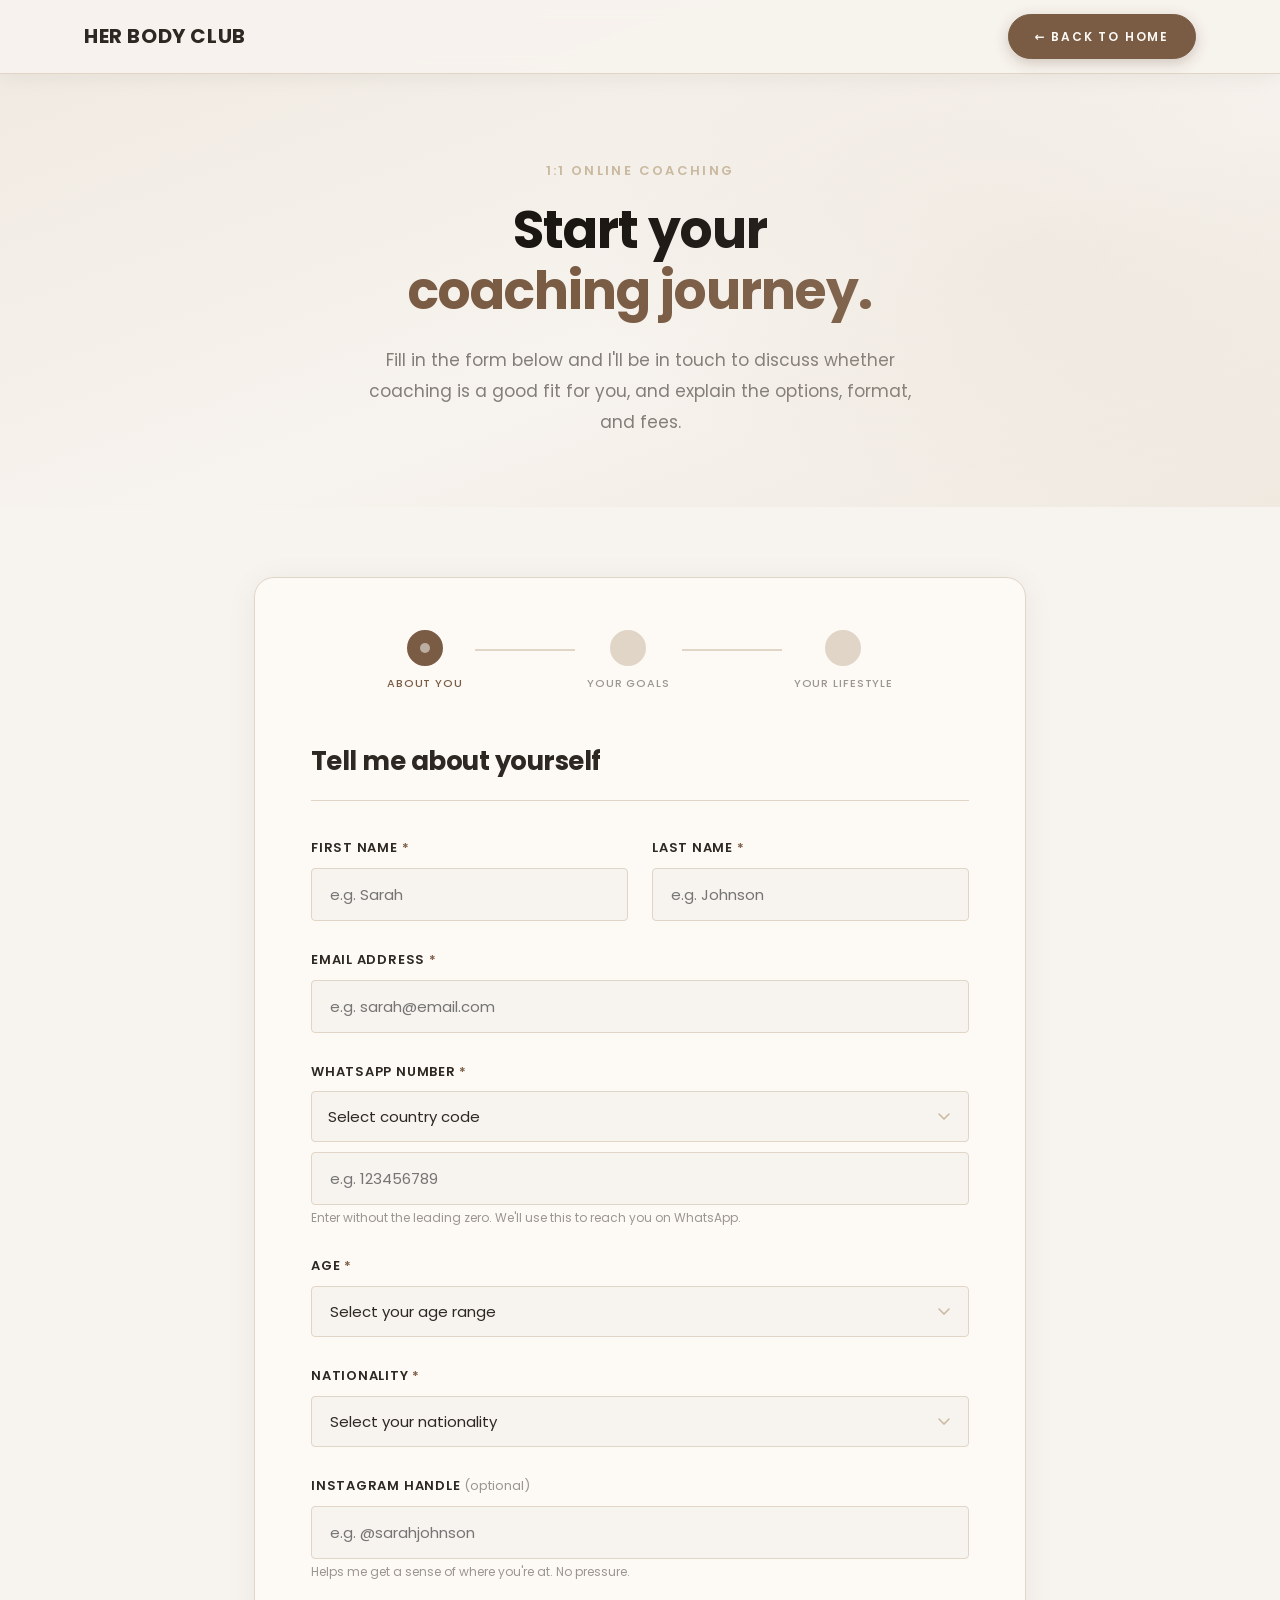
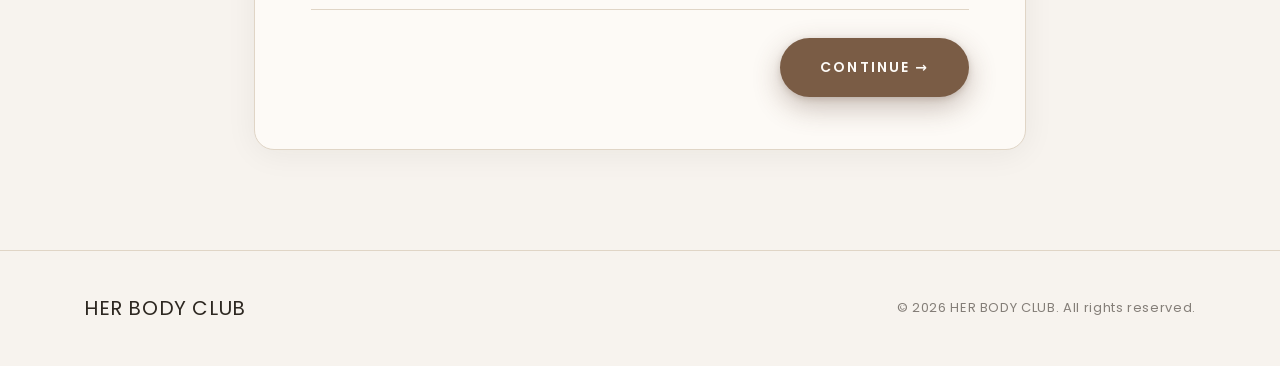
<file: apply.html>
<!DOCTYPE html>
<html lang="en">
<head>
  <meta charset="UTF-8" />
  <meta name="viewport" content="width=device-width, initial-scale=1.0" />
  <title>Apply for 1:1 Coaching | HER BODY Club?</title>

  <!-- Open Graph / Social Sharing -->
  <meta property="og:type"        content="website" />
  <meta property="og:title"       content="Apply for 1:1 Coaching | HER BODY CLUB" />
  <meta property="og:description" content="Lose 10–20 lbs, Build a leaner, stronger body you love seeing in photos and showing off on holiday, without spending hours in the gym or giving up dinners out and the foods you love." />
  <meta property="og:url"         content="https://www.herbodyclub.com/apply.html" />
  <meta property="og:site_name"   content="HER BODY CLUB" />
  <meta property="og:image" content="https://www.herbodyclub.com/images/og-cover.jpg?v=2" />
  <meta property="og:image:secure_url" content="https://www.herbodyclub.com/images/og-cover.jpg?v=2" />
  <meta property="og:image:type" content="image/jpeg" />
  <meta property="og:image:width" content="1200" />
  <meta property="og:image:height" content="630" />
  <meta property="og:image:alt" content="HER BODY CLUB — Online Fitness Coaching for Women" />
  <meta name="twitter:card" content="summary_large_image" />
  <meta name="twitter:image" content="https://www.herbodyclub.com/images/og-cover.jpg?v=2" />

  <link rel="preconnect" href="https://fonts.googleapis.com" />
  <link rel="preconnect" href="https://fonts.gstatic.com" crossorigin />
  <link href="https://fonts.googleapis.com/css2?family=Poppins:ital,wght@0,300;0,400;0,500;0,600;0,700;1,400;1,500&display=swap" rel="stylesheet" />
  <link rel="icon" type="image/svg+xml" href="favicon.svg" />
  <link rel="stylesheet" href="style.css" />
  <link rel="stylesheet" href="apply.css" />
</head>
<body class="apply-page">

  <!-- Navbar -->
  <nav class="navbar scrolled" id="navbar">
    <div class="nav-inner container">
      <a href="index.html" class="logo">HER BODY CLUB</a>
      <a href="index.html" class="btn btn-nav nav-back">← <span class="nav-back-long">Back to </span>Home</a>
    </div>
  </nav>

  <!-- Page Hero -->
  <section class="apply-hero">
    <div class="container narrow center">
      <span class="eyebrow">1:1 Online Coaching</span>
      <h1 class="apply-title">Start your<br><em>coaching journey.</em></h1>
      <p class="apply-subtitle">Fill in the form below and I'll be in touch to discuss whether coaching is a good fit for you, and explain the options, format, and fees.</p>
    </div>
  </section>

  <!-- Application Form -->
  <section class="apply-form-section">
    <div class="container narrow">

      <!-- Success message (hidden by default) -->
      <div class="form-success" id="formSuccess">
        <div class="success-icon">✓</div>
        <h2>Application received!</h2>
        <p>Thank you for taking the first step. I'll review your application and be in touch within 48 hours to discuss next steps.</p>
        <a href="index.html" class="btn btn-primary">Back to Home</a>
      </div>

      <!-- The form -->
      <form class="apply-form" id="applyForm" novalidate>

        <!-- Progress indicator -->
        <div class="form-progress">
          <div class="progress-step active" data-step="1">
            <div class="step-dot"></div>
            <span>About You</span>
          </div>
          <div class="progress-line"></div>
          <div class="progress-step" data-step="2">
            <div class="step-dot"></div>
            <span>Your Goals</span>
          </div>
          <div class="progress-line"></div>
          <div class="progress-step" data-step="3">
            <div class="step-dot"></div>
            <span>Your Lifestyle</span>
          </div>
        </div>

        <!-- ===== STEP 1: About You ===== -->
        <div class="form-step" id="step1">
          <h2 class="step-title">Tell me about yourself</h2>

          <div class="form-row">
            <div class="form-group">
              <label for="firstName">First name <span class="req">*</span></label>
              <input type="text" id="firstName" name="firstName" placeholder="e.g. Sarah" required />
              <span class="field-error" id="firstNameError">Please enter your first name.</span>
            </div>
            <div class="form-group">
              <label for="lastName">Last name <span class="req">*</span></label>
              <input type="text" id="lastName" name="lastName" placeholder="e.g. Johnson" required />
              <span class="field-error" id="lastNameError">Please enter your last name.</span>
            </div>
          </div>

          <div class="form-group">
            <label for="email">Email address <span class="req">*</span></label>
            <input type="email" id="email" name="email" placeholder="e.g. sarah@email.com" required />
            <span class="field-error" id="emailError">Please enter a valid email address.</span>
          </div>

          <!-- WhatsApp with country code -->
          <div class="form-group">
            <label>WhatsApp number <span class="req">*</span></label>
            <div class="phone-row">
              <select id="countryCode" name="countryCode" class="country-code-select" required>
                <option value="" disabled selected>Select country code</option>
                <!-- Asia-Pacific -->
                <option value="+60">🇲🇾 Malaysia +60</option>
                <option value="+65">🇸🇬 Singapore +65</option>
                <option value="+62">🇮🇩 Indonesia +62</option>
                <option value="+66">🇹🇭 Thailand +66</option>
                <option value="+63">🇵🇭 Philippines +63</option>
                <option value="+84">🇻🇳 Vietnam +84</option>
                <option value="+855">🇰🇭 Cambodia +855</option>
                <option value="+95">🇲🇲 Myanmar +95</option>
                <option value="+856">🇱🇦 Laos +856</option>
                <option value="+673">🇧🇳 Brunei +673</option>
                <option value="+61">🇦🇺 Australia +61</option>
                <option value="+64">🇳🇿 New Zealand +64</option>
                <option value="+81">🇯🇵 Japan +81</option>
                <option value="+82">🇰🇷 South Korea +82</option>
                <option value="+86">🇨🇳 China +86</option>
                <option value="+852">🇭🇰 Hong Kong +852</option>
                <option value="+853">🇲🇴 Macau +853</option>
                <option value="+886">🇹🇼 Taiwan +886</option>
                <option value="+91">🇮🇳 India +91</option>
                <option value="+92">🇵🇰 Pakistan +92</option>
                <option value="+880">🇧🇩 Bangladesh +880</option>
                <option value="+94">🇱🇰 Sri Lanka +94</option>
                <!-- Middle East -->
                <option value="+971">🇦🇪 UAE +971</option>
                <option value="+966">🇸🇦 Saudi Arabia +966</option>
                <option value="+974">🇶🇦 Qatar +974</option>
                <option value="+973">🇧🇭 Bahrain +973</option>
                <option value="+968">🇴🇲 Oman +968</option>
                <option value="+965">🇰🇼 Kuwait +965</option>
                <!-- Europe -->
                <option value="+44">🇬🇧 United Kingdom +44</option>
                <option value="+353">🇮🇪 Ireland +353</option>
                <option value="+33">🇫🇷 France +33</option>
                <option value="+49">🇩🇪 Germany +49</option>
                <option value="+34">🇪🇸 Spain +34</option>
                <option value="+39">🇮🇹 Italy +39</option>
                <option value="+31">🇳🇱 Netherlands +31</option>
                <option value="+32">🇧🇪 Belgium +32</option>
                <option value="+46">🇸🇪 Sweden +46</option>
                <option value="+47">🇳🇴 Norway +47</option>
                <option value="+45">🇩🇰 Denmark +45</option>
                <option value="+358">🇫🇮 Finland +358</option>
                <option value="+41">🇨🇭 Switzerland +41</option>
                <option value="+43">🇦🇹 Austria +43</option>
                <option value="+351">🇵🇹 Portugal +351</option>
                <!-- Americas -->
                <option value="+1">🇺🇸 United States +1</option>
                <option value="+1">🇨🇦 Canada +1</option>
                <option value="+52">🇲🇽 Mexico +52</option>
                <option value="+55">🇧🇷 Brazil +55</option>
                <option value="+54">🇦🇷 Argentina +54</option>
                <option value="+57">🇨🇴 Colombia +57</option>
                <option value="+56">🇨🇱 Chile +56</option>
                <!-- Africa -->
                <option value="+27">🇿🇦 South Africa +27</option>
                <option value="+234">🇳🇬 Nigeria +234</option>
                <option value="+254">🇰🇪 Kenya +254</option>
                <option value="+20">🇪🇬 Egypt +20</option>
              </select>
              <div class="phone-input-wrap">
                <input type="tel" id="whatsapp" name="whatsapp" placeholder="e.g. 123456789" required />
              </div>
            </div>
            <p class="field-hint">Enter without the leading zero. We'll use this to reach you on WhatsApp.</p>
            <span class="field-error" id="whatsappError">Please enter your WhatsApp number.</span>
            <span class="field-error" id="countryCodeError">Please select your country code.</span>
          </div>

          <div class="form-group">
            <label for="age">Age <span class="req">*</span></label>
            <select id="age" name="age" required>
              <option value="" disabled selected>Select your age range</option>
              <option value="18-24">18–24</option>
              <option value="25-34">25–34</option>
              <option value="35-44">35–44</option>
              <option value="45-54">45–54</option>
              <option value="55+">55+</option>
            </select>
            <span class="field-error" id="ageError">Please select your age range.</span>
          </div>

          <div class="form-group">
            <label for="nationality">Nationality <span class="req">*</span></label>
            <select id="nationality" name="nationality" required>
              <option value="" disabled selected>Select your nationality</option>
              <option value="Afghanistan">Afghanistan</option>
              <option value="Albania">Albania</option>
              <option value="Algeria">Algeria</option>
              <option value="Andorra">Andorra</option>
              <option value="Angola">Angola</option>
              <option value="Antigua and Barbuda">Antigua and Barbuda</option>
              <option value="Argentina">Argentina</option>
              <option value="Armenia">Armenia</option>
              <option value="Australia">Australia</option>
              <option value="Austria">Austria</option>
              <option value="Azerbaijan">Azerbaijan</option>
              <option value="Bahamas">Bahamas</option>
              <option value="Bahrain">Bahrain</option>
              <option value="Bangladesh">Bangladesh</option>
              <option value="Barbados">Barbados</option>
              <option value="Belarus">Belarus</option>
              <option value="Belgium">Belgium</option>
              <option value="Belize">Belize</option>
              <option value="Benin">Benin</option>
              <option value="Bhutan">Bhutan</option>
              <option value="Bolivia">Bolivia</option>
              <option value="Bosnia and Herzegovina">Bosnia and Herzegovina</option>
              <option value="Botswana">Botswana</option>
              <option value="Brazil">Brazil</option>
              <option value="Brunei">Brunei</option>
              <option value="Bulgaria">Bulgaria</option>
              <option value="Burkina Faso">Burkina Faso</option>
              <option value="Burundi">Burundi</option>
              <option value="Cambodia">Cambodia</option>
              <option value="Cameroon">Cameroon</option>
              <option value="Canada">Canada</option>
              <option value="Cape Verde">Cape Verde</option>
              <option value="Central African Republic">Central African Republic</option>
              <option value="Chad">Chad</option>
              <option value="Chile">Chile</option>
              <option value="China">China</option>
              <option value="Colombia">Colombia</option>
              <option value="Comoros">Comoros</option>
              <option value="Congo">Congo</option>
              <option value="Costa Rica">Costa Rica</option>
              <option value="Croatia">Croatia</option>
              <option value="Cuba">Cuba</option>
              <option value="Cyprus">Cyprus</option>
              <option value="Czech Republic">Czech Republic</option>
              <option value="Democratic Republic of the Congo">Democratic Republic of the Congo</option>
              <option value="Denmark">Denmark</option>
              <option value="Djibouti">Djibouti</option>
              <option value="Dominica">Dominica</option>
              <option value="Dominican Republic">Dominican Republic</option>
              <option value="East Timor">East Timor</option>
              <option value="Ecuador">Ecuador</option>
              <option value="Egypt">Egypt</option>
              <option value="El Salvador">El Salvador</option>
              <option value="Equatorial Guinea">Equatorial Guinea</option>
              <option value="Eritrea">Eritrea</option>
              <option value="Estonia">Estonia</option>
              <option value="Eswatini">Eswatini</option>
              <option value="Ethiopia">Ethiopia</option>
              <option value="Fiji">Fiji</option>
              <option value="Finland">Finland</option>
              <option value="France">France</option>
              <option value="Gabon">Gabon</option>
              <option value="Gambia">Gambia</option>
              <option value="Georgia">Georgia</option>
              <option value="Germany">Germany</option>
              <option value="Ghana">Ghana</option>
              <option value="Greece">Greece</option>
              <option value="Grenada">Grenada</option>
              <option value="Guatemala">Guatemala</option>
              <option value="Guinea">Guinea</option>
              <option value="Guinea-Bissau">Guinea-Bissau</option>
              <option value="Guyana">Guyana</option>
              <option value="Haiti">Haiti</option>
              <option value="Honduras">Honduras</option>
              <option value="Hong Kong">Hong Kong</option>
              <option value="Hungary">Hungary</option>
              <option value="Iceland">Iceland</option>
              <option value="India">India</option>
              <option value="Indonesia">Indonesia</option>
              <option value="Iran">Iran</option>
              <option value="Iraq">Iraq</option>
              <option value="Ireland">Ireland</option>
              <option value="Israel">Israel</option>
              <option value="Italy">Italy</option>
              <option value="Ivory Coast">Ivory Coast</option>
              <option value="Jamaica">Jamaica</option>
              <option value="Japan">Japan</option>
              <option value="Jordan">Jordan</option>
              <option value="Kazakhstan">Kazakhstan</option>
              <option value="Kenya">Kenya</option>
              <option value="Kiribati">Kiribati</option>
              <option value="Kosovo">Kosovo</option>
              <option value="Kuwait">Kuwait</option>
              <option value="Kyrgyzstan">Kyrgyzstan</option>
              <option value="Laos">Laos</option>
              <option value="Latvia">Latvia</option>
              <option value="Lebanon">Lebanon</option>
              <option value="Lesotho">Lesotho</option>
              <option value="Liberia">Liberia</option>
              <option value="Libya">Libya</option>
              <option value="Liechtenstein">Liechtenstein</option>
              <option value="Lithuania">Lithuania</option>
              <option value="Luxembourg">Luxembourg</option>
              <option value="Macau">Macau</option>
              <option value="Madagascar">Madagascar</option>
              <option value="Malawi">Malawi</option>
              <option value="Malaysia">Malaysia</option>
              <option value="Maldives">Maldives</option>
              <option value="Mali">Mali</option>
              <option value="Malta">Malta</option>
              <option value="Marshall Islands">Marshall Islands</option>
              <option value="Mauritania">Mauritania</option>
              <option value="Mauritius">Mauritius</option>
              <option value="Mexico">Mexico</option>
              <option value="Micronesia">Micronesia</option>
              <option value="Moldova">Moldova</option>
              <option value="Monaco">Monaco</option>
              <option value="Mongolia">Mongolia</option>
              <option value="Montenegro">Montenegro</option>
              <option value="Morocco">Morocco</option>
              <option value="Mozambique">Mozambique</option>
              <option value="Myanmar">Myanmar</option>
              <option value="Namibia">Namibia</option>
              <option value="Nauru">Nauru</option>
              <option value="Nepal">Nepal</option>
              <option value="Netherlands">Netherlands</option>
              <option value="New Zealand">New Zealand</option>
              <option value="Nicaragua">Nicaragua</option>
              <option value="Niger">Niger</option>
              <option value="Nigeria">Nigeria</option>
              <option value="North Korea">North Korea</option>
              <option value="North Macedonia">North Macedonia</option>
              <option value="Norway">Norway</option>
              <option value="Oman">Oman</option>
              <option value="Pakistan">Pakistan</option>
              <option value="Palau">Palau</option>
              <option value="Palestine">Palestine</option>
              <option value="Panama">Panama</option>
              <option value="Papua New Guinea">Papua New Guinea</option>
              <option value="Paraguay">Paraguay</option>
              <option value="Peru">Peru</option>
              <option value="Philippines">Philippines</option>
              <option value="Poland">Poland</option>
              <option value="Portugal">Portugal</option>
              <option value="Qatar">Qatar</option>
              <option value="Romania">Romania</option>
              <option value="Russia">Russia</option>
              <option value="Rwanda">Rwanda</option>
              <option value="Saint Kitts and Nevis">Saint Kitts and Nevis</option>
              <option value="Saint Lucia">Saint Lucia</option>
              <option value="Saint Vincent and the Grenadines">Saint Vincent and the Grenadines</option>
              <option value="Samoa">Samoa</option>
              <option value="San Marino">San Marino</option>
              <option value="Sao Tome and Principe">Sao Tome and Principe</option>
              <option value="Saudi Arabia">Saudi Arabia</option>
              <option value="Senegal">Senegal</option>
              <option value="Serbia">Serbia</option>
              <option value="Seychelles">Seychelles</option>
              <option value="Sierra Leone">Sierra Leone</option>
              <option value="Singapore">Singapore</option>
              <option value="Slovakia">Slovakia</option>
              <option value="Slovenia">Slovenia</option>
              <option value="Solomon Islands">Solomon Islands</option>
              <option value="Somalia">Somalia</option>
              <option value="South Africa">South Africa</option>
              <option value="South Korea">South Korea</option>
              <option value="South Sudan">South Sudan</option>
              <option value="Spain">Spain</option>
              <option value="Sri Lanka">Sri Lanka</option>
              <option value="Sudan">Sudan</option>
              <option value="Suriname">Suriname</option>
              <option value="Sweden">Sweden</option>
              <option value="Switzerland">Switzerland</option>
              <option value="Syria">Syria</option>
              <option value="Taiwan">Taiwan</option>
              <option value="Tajikistan">Tajikistan</option>
              <option value="Tanzania">Tanzania</option>
              <option value="Thailand">Thailand</option>
              <option value="Togo">Togo</option>
              <option value="Tonga">Tonga</option>
              <option value="Trinidad and Tobago">Trinidad and Tobago</option>
              <option value="Tunisia">Tunisia</option>
              <option value="Turkey">Turkey</option>
              <option value="Turkmenistan">Turkmenistan</option>
              <option value="Tuvalu">Tuvalu</option>
              <option value="Uganda">Uganda</option>
              <option value="Ukraine">Ukraine</option>
              <option value="United Arab Emirates">United Arab Emirates</option>
              <option value="United Kingdom">United Kingdom</option>
              <option value="United States">United States</option>
              <option value="Uruguay">Uruguay</option>
              <option value="Uzbekistan">Uzbekistan</option>
              <option value="Vanuatu">Vanuatu</option>
              <option value="Vatican City">Vatican City</option>
              <option value="Venezuela">Venezuela</option>
              <option value="Vietnam">Vietnam</option>
              <option value="Yemen">Yemen</option>
              <option value="Zambia">Zambia</option>
              <option value="Zimbabwe">Zimbabwe</option>
              <option value="Other">Other</option>
            </select>
            <span class="field-error" id="nationalityError">Please select your nationality.</span>
          </div>

          <div class="form-group">
            <label for="instagram">Instagram handle <span class="optional">(optional)</span></label>
            <input type="text" id="instagram" name="instagram" placeholder="e.g. @sarahjohnson" />
            <p class="field-hint">Helps me get a sense of where you're at. No pressure.</p>
          </div>

          <div class="step-nav">
            <button type="button" class="btn btn-primary" onclick="nextStep(1)">Continue →</button>
          </div>
        </div>

        <!-- ===== STEP 2: Your Goals ===== -->
        <div class="form-step hidden" id="step2">
          <h2 class="step-title">What are you working towards?</h2>

          <div class="form-group">
            <label>Primary goal <span class="req">*</span></label>
            <div class="radio-group" id="primaryGoalGroup">
              <label class="radio-card">
                <input type="radio" name="primaryGoal" value="Lose body fat and get leaner" />
                <span class="radio-label">Lose body fat and get leaner</span>
              </label>
              <label class="radio-card">
                <input type="radio" name="primaryGoal" value="Build muscle and get more toned" />
                <span class="radio-label">Build muscle and get more toned</span>
              </label>
              <label class="radio-card">
                <input type="radio" name="primaryGoal" value="Lose fat and build muscle together" />
                <span class="radio-label">Lose fat and build muscle together</span>
              </label>
              <label class="radio-card">
                <input type="radio" name="primaryGoal" value="Get stronger and fitter overall" />
                <span class="radio-label">Get stronger and fitter overall</span>
              </label>
              <label class="radio-card">
                <input type="radio" name="primaryGoal" value="Build a consistent routine and healthy habits" />
                <span class="radio-label">Build a consistent routine and healthy habits</span>
              </label>
            </div>
            <span class="field-error" id="primaryGoalError">Please select your primary goal.</span>
          </div>

          <div class="form-group">
            <label for="trainingExperience">Training experience <span class="req">*</span></label>
            <select id="trainingExperience" name="trainingExperience" required>
              <option value="" disabled selected>Select your experience level</option>
              <option value="Complete beginner — I'm new to structured training">Complete beginner — I'm new to structured training</option>
              <option value="Some experience — I've trained on and off">Some experience — I've trained on and off</option>
              <option value="1-2 years consistent training">1–2 years consistent training</option>
              <option value="3+ years consistent training">3+ years consistent training</option>
            </select>
            <span class="field-error" id="trainingExperienceError">Please select your experience level.</span>
          </div>

          <div class="form-group">
            <label for="currentChallenge">What's your biggest challenge right now? <span class="req">*</span></label>
            <textarea id="currentChallenge" name="currentChallenge" rows="4" placeholder="e.g. I've been exercising regularly but not seeing changes. I'm not sure what to eat or how to structure my training..." required></textarea>
            <span class="field-error" id="currentChallengeError">Please describe your current challenge.</span>
          </div>

          <div class="step-nav">
            <button type="button" class="btn btn-secondary" onclick="prevStep(2)">← Back</button>
            <button type="button" class="btn btn-primary" onclick="nextStep(2)">Continue →</button>
          </div>
        </div>

        <!-- ===== STEP 3: Your Lifestyle ===== -->
        <div class="form-step hidden" id="step3">
          <h2 class="step-title">Your training &amp; lifestyle</h2>

          <div class="form-group">
            <label>Where do you train? <span class="req">*</span></label>
            <div class="radio-group" id="trainingLocationGroup">
              <label class="radio-card">
                <input type="radio" name="trainingLocation" value="Gym" />
                <span class="radio-label">Gym</span>
              </label>
              <label class="radio-card">
                <input type="radio" name="trainingLocation" value="Home" />
                <span class="radio-label">Home</span>
              </label>
              <label class="radio-card">
                <input type="radio" name="trainingLocation" value="Both gym and home" />
                <span class="radio-label">Both gym and home</span>
              </label>
              <label class="radio-card">
                <input type="radio" name="trainingLocation" value="Not training yet" />
                <span class="radio-label">Not training yet</span>
              </label>
            </div>
            <span class="field-error" id="trainingLocationError">Please select where you train.</span>
          </div>

          <div class="form-group">
            <label for="daysPerWeek">How many days per week can you train? <span class="req">*</span></label>
            <select id="daysPerWeek" name="daysPerWeek" required>
              <option value="" disabled selected>Select days per week</option>
              <option value="2 days">2 days</option>
              <option value="3 days">3 days</option>
              <option value="4 days">4 days</option>
              <option value="5 days">5 days</option>
              <option value="6+ days">6+ days</option>
            </select>
            <span class="field-error" id="daysPerWeekError">Please select your available training days.</span>
          </div>

          <div class="form-group">
            <label for="injuries">Do you have any injuries or health conditions I should know about? <span class="req">*</span></label>
            <textarea id="injuries" name="injuries" rows="3" placeholder="e.g. Lower back pain, bad knees, recently postpartum — or type 'None' if not applicable." required></textarea>
            <span class="field-error" id="injuriesError">Please answer this question (type 'None' if not applicable).</span>
          </div>

          <div class="form-group">
            <label for="heardAbout">How did you hear about Her Body Club? <span class="optional">(optional)</span></label>
            <select id="heardAbout" name="heardAbout">
              <option value="" disabled selected>Select an option</option>
              <option value="Instagram">Instagram</option>
              <option value="TikTok">TikTok</option>
              <option value="Google search">Google search</option>
              <option value="Friend or family referral">Friend or family referral</option>
              <option value="Facebook">Facebook</option>
              <option value="YouTube">YouTube</option>
              <option value="Other">Other</option>
            </select>
          </div>

          <div class="form-group">
            <label for="anythingElse">Anything else you'd like to share? <span class="optional">(optional)</span></label>
            <textarea id="anythingElse" name="anythingElse" rows="3" placeholder="Any other context, questions, or things I should know before we chat..."></textarea>
          </div>

          <!-- Privacy note -->
          <p class="privacy-note">Your information is kept private and will only be used to assess your application and get in touch with you.</p>

          <div class="form-group consent-group">
            <label class="checkbox-label">
              <input type="checkbox" id="consent" name="consent" required />
              <span>I agree to be contacted about coaching options based on my application. <span class="req">*</span></span>
            </label>
            <span class="field-error" id="consentError">Please confirm your consent to continue.</span>
          </div>

          <div class="step-nav">
            <button type="button" class="btn btn-secondary" onclick="prevStep(3)">← Back</button>
            <button type="submit" class="btn btn-primary btn-submit" id="submitBtn">
              <span class="btn-text">Submit Application</span>
              <span class="btn-loading hidden">Sending…</span>
            </button>
          </div>
        </div>

      </form>
    </div>
  </section>

  <!-- Footer -->
  <footer class="footer">
    <div class="container footer-inner">
      <p class="footer-logo">HER BODY CLUB</p>
      <p class="footer-copy">&copy; 2026 HER BODY CLUB. All rights reserved.</p>
    </div>
  </footer>

  <script src="apply.js"></script>
</body>
</html>
</file>
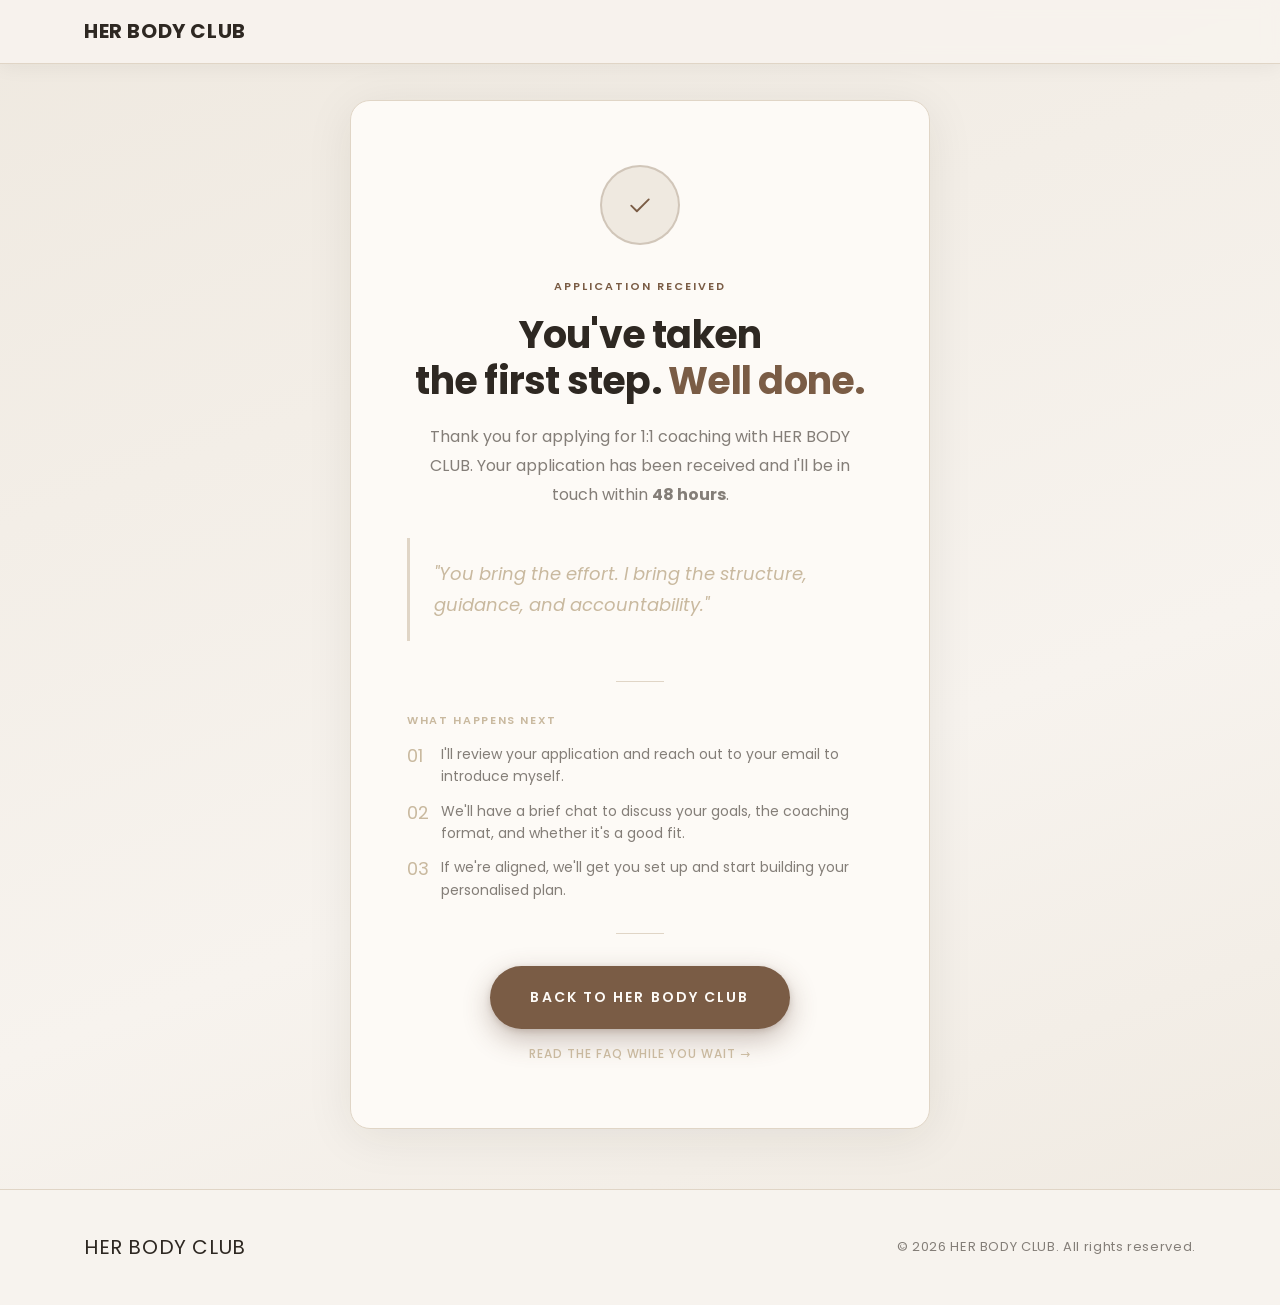
<file: thank-you.html>
<!DOCTYPE html>
<html lang="en">
<head>
  <meta charset="UTF-8" />
  <meta name="viewport" content="width=device-width, initial-scale=1.0" />
  <title>Application Received | HER BODY CLUB</title>
  <meta name="robots" content="noindex" />
  <link rel="icon" type="image/svg+xml" href="favicon.svg" />
  <link rel="preconnect" href="https://fonts.googleapis.com" />
  <link rel="preconnect" href="https://fonts.gstatic.com" crossorigin />
  <link href="https://fonts.googleapis.com/css2?family=Poppins:ital,wght@0,300;0,400;0,500;0,600;0,700;1,400;1,500&display=swap" rel="stylesheet" />
  <link rel="stylesheet" href="style.css" />
  <style>
    body {
      min-height: 100vh;
      display: flex;
      flex-direction: column;
      background: linear-gradient(160deg, var(--cream-dark) 0%, var(--cream) 60%, var(--cream-dark) 100%);
    }

    .thankyou-wrap {
      flex: 1;
      display: flex;
      align-items: center;
      justify-content: center;
      padding: 100px 24px 60px;
    }

    .thankyou-card {
      background: var(--white);
      border: 1px solid var(--taupe-light);
      border-radius: 20px;
      padding: 64px 56px;
      max-width: 580px;
      width: 100%;
      text-align: center;
      box-shadow: 0 8px 48px rgba(42, 35, 25, 0.08);
      animation: fadeUp 0.7s ease forwards;
    }

    @keyframes fadeUp {
      from { opacity: 0; transform: translateY(28px); }
      to   { opacity: 1; transform: translateY(0); }
    }

    .ty-icon {
      width: 80px; height: 80px;
      background: var(--cream-dark);
      border-radius: 50%;
      display: flex; align-items: center; justify-content: center;
      color: var(--cocoa);
      margin: 0 auto 32px;
      border: 2px solid rgba(122, 92, 69, 0.25);
    }

    .ty-eyebrow {
      font-size: 11px;
      font-weight: 600;
      letter-spacing: 0.18em;
      text-transform: uppercase;
      color: var(--cocoa);
      margin-bottom: 16px;
      display: block;
    }

    .ty-title {
      font-family: var(--font-serif);
      font-size: clamp(28px, 4vw, 38px);
      font-weight: 700;
      color: var(--charcoal);
      margin-bottom: 20px;
      line-height: 1.2;
    }

    .ty-title em { color: var(--cocoa); }

    .ty-body {
      font-size: 16px;
      color: var(--warm-gray);
      line-height: 1.8;
      margin-bottom: 16px;
    }

    .ty-note {
      font-family: var(--font-serif);
      font-size: 18px;
      font-style: italic;
      color: var(--taupe);
      margin: 28px 0 40px;
      padding: 20px 24px;
      border-left: 3px solid var(--taupe-light);
      text-align: left;
      border-radius: 0 var(--radius-sm) var(--radius-sm) 0;
    }

    .ty-actions {
      display: flex;
      flex-direction: column;
      align-items: center;
      gap: 14px;
    }

    .ty-link {
      font-size: 12px;
      font-weight: 500;
      letter-spacing: 0.08em;
      color: var(--taupe);
      text-decoration: none;
      text-transform: uppercase;
      transition: color 0.25s ease;
    }

    .ty-link:hover { color: var(--charcoal); }

    .ty-divider {
      width: 48px;
      height: 1px;
      background: var(--taupe-light);
      margin: 32px auto;
    }

    .ty-what-next {
      text-align: left;
    }

    .ty-what-next h3 {
      font-family: var(--font-sans);
      font-size: 11px;
      font-weight: 600;
      letter-spacing: 0.15em;
      text-transform: uppercase;
      color: var(--taupe);
      margin-bottom: 16px;
    }

    .ty-steps {
      display: flex;
      flex-direction: column;
      gap: 12px;
    }

    .ty-step {
      display: flex;
      align-items: flex-start;
      gap: 14px;
      font-size: 14px;
      color: var(--warm-gray);
      line-height: 1.6;
    }

    .ty-step-num {
      font-family: var(--font-serif);
      font-size: 18px;
      color: var(--taupe);
      min-width: 20px;
      margin-top: -1px;
    }

    @media (max-width: 600px) {
      .thankyou-card { padding: 44px 28px; }
    }
  </style>
</head>
<body>

  <!-- Minimal navbar -->
  <nav class="navbar scrolled">
    <div class="nav-inner container">
      <a href="index.html" class="logo">HER BODY CLUB</a>
    </div>
  </nav>

  <div class="thankyou-wrap">
    <div class="thankyou-card">

      <div class="ty-icon" aria-hidden="true"><svg viewBox="0 0 24 24" width="30" height="30" fill="none" stroke="currentColor" stroke-width="1.5" stroke-linecap="round" stroke-linejoin="round"><path d="M5 12.5l4.5 4.5L19 7.5"/></svg></div>
      <span class="ty-eyebrow">Application Received</span>
      <h1 class="ty-title">You've taken<br>the first step. <em>Well done.</em></h1>

      <p class="ty-body">Thank you for applying for 1:1 coaching with HER BODY CLUB. Your application has been received and I'll be in touch within <strong>48 hours</strong>.</p>

      <div class="ty-note">
        "You bring the effort. I bring the structure, guidance, and accountability."
      </div>

      <div class="ty-divider"></div>

      <div class="ty-what-next">
        <h3>What happens next</h3>
        <div class="ty-steps">
          <div class="ty-step">
            <span class="ty-step-num">01</span>
            <span>I'll review your application and reach out to your email to introduce myself.</span>
          </div>
          <div class="ty-step">
            <span class="ty-step-num">02</span>
            <span>We'll have a brief chat to discuss your goals, the coaching format, and whether it's a good fit.</span>
          </div>
          <div class="ty-step">
            <span class="ty-step-num">03</span>
            <span>If we're aligned, we'll get you set up and start building your personalised plan.</span>
          </div>
        </div>
      </div>

      <div class="ty-divider"></div>

      <div class="ty-actions">
      <a href="index.html" class="btn btn-primary">Back to HER BODY CLUB</a>
        <a href="index.html#faq" class="ty-link">Read the FAQ while you wait →</a>
      </div>

    </div>
  </div>

  <footer class="footer">
    <div class="container footer-inner">
      <p class="footer-logo">HER BODY CLUB</p>
      <p class="footer-copy">&copy; 2026 HER BODY CLUB. All rights reserved.</p>
    </div>
  </footer>

</body>
</html>
</file>
<file: style.css>
/* ============================================================
   HER BODY CLUB — Main Stylesheet
   Aesthetic: Warm, minimal, earthy feminine wellness
   Colors: Cream, warm taupe, cocoa, soft black
   ============================================================ */

/* ---- Reset & Base ---------------------------------------- */
*, *::before, *::after { box-sizing: border-box; margin: 0; padding: 0; }

:root {
  /* Color Tokens */
  --cream:        #F7F3EE;
  --cream-dark:   #EFE9E0;
  --white:        #FDFAF6;
  --taupe:        #C9B99F;
  --taupe-light:  #E0D5C6;
  --cocoa:        #7A5C45;
  --cocoa-dark:   #5A3F2E;
  --charcoal:     #2E2822;
  --soft-black:   #1A1612;
  --warm-gray:    #847E78;
  --text-muted:   #9C9690;

  /* Typography */
  /* Poppins: free geometric font similar to ITC Avant Garde Gothic */
  --font-serif:   'Poppins', 'Century Gothic', system-ui, sans-serif;
  --font-sans:    'Poppins', 'Century Gothic', system-ui, sans-serif;

  /* Spacing */
  --section-pad:  90px 0;
  --section-pad-sm: 60px 0;

  /* Radius */
  --radius-sm: 4px;
  --radius-md: 10px;
  --radius-lg: 20px;

  /* Transitions */
  --transition: 0.3s ease;
}

html { scroll-behavior: smooth; }

body {
  font-family: var(--font-sans);
  font-size: 17px;
  line-height: 1.75;
  color: var(--charcoal);
  background: var(--cream);
  -webkit-font-smoothing: antialiased;
}

img { max-width: 100%; display: block; }
ul { list-style: none; }

/* ---- Layout Helpers -------------------------------------- */
.container {
  width: 100%;
  max-width: 1160px;
  margin: 0 auto;
  padding: 0 24px;
}

.container.narrow {
  max-width: 820px;
}

.center { text-align: center; }
.nowrap { white-space: nowrap; }
.mt-4   { margin-top: 48px; }

/* ---- Typography ------------------------------------------ */
h1, h2, h3 {
  font-family: var(--font-serif);
  font-weight: 700;
  line-height: 1.18;
  letter-spacing: -0.02em;
}

/* Highlighted words in headings: brown, not italic */
h1 em, h2 em { font-style: normal; }

h1 { font-size: clamp(36px, 5.4vw, 60px); }
h2 { font-size: clamp(26px, 3.4vw, 40px); }
h3 { font-size: clamp(18px, 2vw, 22px); font-weight: 700; }

em { font-style: italic; }

.eyebrow {
  display: block;
  font-family: var(--font-sans);
  font-size: 13px;
  font-weight: 600;
  letter-spacing: 0.18em;
  text-transform: uppercase;
  color: var(--taupe);
  margin-bottom: 16px;
}

.eyebrow-large {
  font-size: 16px;
  letter-spacing: 0.12em;
  color: var(--cocoa);
  font-weight: 700;
  margin-bottom: 20px;
}

.eyebrow.center, .center .eyebrow { text-align: center; }

.section-title {
  color: var(--charcoal);
  margin-bottom: 24px;
}

.section-title.light  { color: var(--white); }
.section-title.center { text-align: center; }

.section-body {
  font-size: 18px;
  line-height: 1.8;
  color: var(--warm-gray);
  margin-bottom: 20px;
}

.light-eyebrow { color: var(--taupe-light); }

/* ---- Buttons --------------------------------------------- */
.btn {
  display: inline-block;
  font-family: var(--font-sans);
  font-size: 12px;
  font-weight: 600;
  letter-spacing: 0.15em;
  text-transform: uppercase;
  text-decoration: none;
  border: none;
  cursor: pointer;
  transition: var(--transition);
  border-radius: 2px;
}

.btn-primary {
  display: inline-flex;
  align-items: center;
  gap: 12px;
  background: var(--cocoa);
  color: var(--white);
  padding: 19px 40px;
  font-size: 14px;
  font-weight: 600;
  border-radius: 50px;
  box-shadow: 0 10px 28px rgba(90, 63, 46, 0.32), 0 2px 6px rgba(90, 63, 46, 0.18);
}

a.btn-primary[href="apply.html"]::after {
  content: "\2192";
  font-size: 16px;
  letter-spacing: 0;
  line-height: 1;
  transition: transform var(--transition);
}

.btn-primary:hover {
  background: var(--cocoa-dark);
  transform: translateY(-3px);
  box-shadow: 0 16px 38px rgba(90, 63, 46, 0.4), 0 3px 8px rgba(90, 63, 46, 0.2);
}

a.btn-primary[href="apply.html"]:hover::after { transform: translateX(4px); }

.btn-primary:focus-visible {
  outline: 2px solid var(--cocoa);
  outline-offset: 4px;
}

.btn-large {
  padding: 22px 56px;
  font-size: 15px;
}

.btn-nav {
  background: var(--cocoa);
  border: 1.5px solid var(--cocoa);
  color: var(--white);
  padding: 11px 26px;
  border-radius: 50px;
  box-shadow: 0 4px 14px rgba(90, 63, 46, 0.25);
}

.btn-nav:hover {
  background: var(--cocoa-dark);
  border-color: var(--cocoa-dark);
  color: var(--white);
}

/* ---- Navbar ---------------------------------------------- */
.navbar {
  position: fixed;
  top: 0; left: 0; right: 0;
  z-index: 100;
  padding: 20px 0;
  background: rgba(247, 243, 238, 0.95);
  backdrop-filter: blur(8px);
  border-bottom: 1px solid transparent;
  transition: var(--transition);
}

.navbar.scrolled {
  border-bottom-color: var(--taupe-light);
  padding: 14px 0;
  box-shadow: 0 2px 20px rgba(42, 35, 25, 0.06);
}

.nav-inner {
  display: flex;
  align-items: center;
  justify-content: space-between;
  gap: 24px;
}

.logo {
  font-family: var(--font-serif);
  font-size: 20px;
  font-weight: 700;
  color: var(--charcoal);
  text-decoration: none;
  letter-spacing: 0.03em;
}

.nav-links {
  display: flex;
  align-items: center;
  gap: 32px;
}

.nav-links a:not(.btn) {
  font-size: 13px;
  font-weight: 500;
  letter-spacing: 0.1em;
  text-transform: uppercase;
  color: var(--warm-gray);
  text-decoration: none;
  transition: var(--transition);
}

.nav-links a:not(.btn):hover  { color: var(--charcoal); }
.nav-links a:not(.btn).active {
  color: var(--cocoa);
  position: relative;
}
.nav-links a:not(.btn).active::after {
  content: '';
  position: absolute;
  bottom: -4px; left: 0; right: 0;
  height: 1.5px;
  background: var(--cocoa);
  border-radius: 2px;
}

/* ---- Hamburger ------------------------------------------- */
.nav-hamburger {
  display: none;
  flex-direction: column;
  gap: 5px;
  background: none;
  border: none;
  cursor: pointer;
  padding: 4px;
}

.nav-hamburger span {
  display: block;
  width: 24px;
  height: 1.5px;
  background: var(--charcoal);
  transition: var(--transition);
}

/* ---- Mobile Menu ----------------------------------------- */
.mobile-menu {
  display: none;
  position: fixed;
  inset: 0;
  z-index: 200;
  background: var(--cream);
  flex-direction: column;
  align-items: center;
  justify-content: center;
  gap: 40px;
  opacity: 0;
  pointer-events: none;
  transition: opacity 0.35s ease;
}

.mobile-menu.open {
  display: flex;
  opacity: 1;
  pointer-events: all;
}

.mobile-close {
  position: absolute;
  top: 24px; right: 28px;
  background: none;
  border: none;
  font-size: 32px;
  color: var(--warm-gray);
  cursor: pointer;
  line-height: 1;
}

.mobile-close:hover { color: var(--charcoal); }

.mobile-nav {
  display: flex;
  flex-direction: column;
  align-items: center;
  gap: 28px;
}

.mobile-link {
  font-family: var(--font-serif);
  font-size: 28px;
  font-weight: 600;
  color: var(--charcoal);
  text-decoration: none;
  transition: color var(--transition);
}

.mobile-link:hover { color: var(--cocoa); }

/* ---- Floating CTA ---------------------------------------- */
.floating-cta {
  position: fixed;
  bottom: 28px;
  right: 28px;
  z-index: 90;
  background: var(--cocoa);
  color: var(--white);
  padding: 14px 28px;
  border-radius: 50px;
  font-family: var(--font-sans);
  font-size: 13px;
  font-weight: 600;
  letter-spacing: 0.12em;
  text-transform: uppercase;
  text-decoration: none;
  box-shadow: 0 6px 28px rgba(90, 63, 46, 0.35);
  transform: translateY(80px);
  opacity: 0;
  pointer-events: none;
  transition: transform 0.4s ease, opacity 0.4s ease, background 0.25s ease, box-shadow 0.25s ease;
}

.floating-cta.visible {
  transform: translateY(0);
  opacity: 1;
  pointer-events: all;
}

.floating-cta:hover {
  background: var(--cocoa-dark);
  box-shadow: 0 10px 36px rgba(90, 63, 46, 0.45);
  transform: translateY(-2px);
}

@media (max-width: 900px) {
  .nav-links { display: none; }
  .nav-hamburger { display: flex; }
}

/* ---- Hero Section ---------------------------------------- */
.hero {
  position: relative;
  display: flex;
  align-items: center;
  background: linear-gradient(
    160deg,
    var(--cream-dark) 0%,
    var(--cream) 50%,
    var(--cream-dark) 100%
  );
  padding: 100px 0;
  overflow: hidden;
}

.hero::before {
  content: '';
  position: absolute;
  inset: 0;
  background:
    radial-gradient(ellipse 60% 50% at 80% 50%, rgba(201, 185, 159, 0.18) 0%, transparent 70%),
    radial-gradient(ellipse 40% 60% at 10% 90%, rgba(201, 185, 159, 0.14) 0%, transparent 70%);
  pointer-events: none;
}

.hero::after {
  content: '';
  position: absolute;
  right: 0; top: 0; bottom: 0;
  width: 42%;
  background: linear-gradient(to bottom, var(--taupe-light) 0%, var(--cream-dark) 100%);
  opacity: 0.35;
  clip-path: polygon(15% 0%, 100% 0%, 100% 100%, 0% 100%);
  pointer-events: none;
}

.hero-grid {
  position: relative;
  z-index: 2;
  display: grid;
  grid-template-columns: 1.15fr 0.85fr;
  gap: 64px;
  align-items: center;
}

.hero-content {
  max-width: 640px;
}

.hero-actions {
  display: flex;
  align-items: center;
  flex-wrap: wrap;
  gap: 28px;
}

.btn-link {
  font-size: 13px;
  font-weight: 600;
  letter-spacing: 0.15em;
  text-transform: uppercase;
  color: var(--charcoal);
  text-decoration: none;
  padding-bottom: 4px;
  border-bottom: 1px solid var(--taupe);
  transition: var(--transition);
}

.btn-link:hover { color: var(--cocoa); border-bottom-color: var(--cocoa); }

.hero-trust {
  display: grid;
  grid-template-columns: repeat(4, auto);
  justify-content: start;
  gap: 0;
  margin-top: 48px;
  padding-top: 28px;
  border-top: 1px solid var(--taupe-light);
}

.hero-trust li {
  display: flex;
  flex-direction: column;
  padding: 0 28px;
  border-left: 1px solid var(--taupe-light);
}

.hero-trust li:first-child { padding-left: 0; border-left: none; }

.hero-trust strong {
  font-family: var(--font-serif);
  font-size: 22px;
  font-weight: 700;
  color: var(--charcoal);
  line-height: 1.3;
}

.hero-trust span {
  font-size: 12px;
  letter-spacing: 0.1em;
  text-transform: uppercase;
  color: var(--warm-gray);
}

.hero-visual {
  position: relative;
  margin: 0;
  padding: 12px;
  background: var(--white);
  border-radius: var(--radius-md);
  box-shadow: 0 30px 70px rgba(42, 35, 25, 0.14);
}

.hero-visual img {
  width: 100%;
  aspect-ratio: 1 / 1;
  object-fit: cover;
  border-radius: 6px;
}

.hero-visual figcaption {
  position: absolute;
  left: -20px;
  bottom: 36px;
  background: var(--charcoal);
  color: var(--cream);
  padding: 12px 20px;
  font-size: 12px;
  font-weight: 600;
  letter-spacing: 0.16em;
  text-transform: uppercase;
  border-radius: 2px;
}

.hero-eyebrow {
  font-family: var(--font-sans);
  font-size: 13px;
  font-weight: 600;
  letter-spacing: 0.18em;
  text-transform: uppercase;
  color: var(--cocoa);
  margin-bottom: 20px;
}

.hero-headline {
  color: var(--soft-black);
  margin-bottom: 28px;
  font-weight: 700;
}

.hero-headline em {
  color: var(--cocoa);
  font-weight: 700;
}

.hero-sub {
  font-size: 19px;
  color: var(--warm-gray);
  max-width: 560px;
  margin-bottom: 20px;
  line-height: 1.8;
}

.hero-tagline {
  font-family: var(--font-serif);
  font-size: 19px;
  font-style: italic;
  font-weight: 500;
  line-height: 1.5;
  color: var(--cocoa-dark);
  margin-bottom: 28px;
  max-width: 540px;
}

.hero-note {
  font-size: 15px;
  font-weight: 500;
  color: var(--cocoa-dark);
  margin: 4px 0 36px;
  max-width: 560px;
}

.included-card p + p { margin-top: 10px; }
.video-credential strong { color: var(--charcoal); font-weight: 600; }

.hero-trust li.trust-highlight strong { color: var(--cocoa); }

/* ---- Coaching Video -------------------------------------- */
.video-layout {
  display: grid;
  grid-template-columns: 0.9fr 1.1fr;
  gap: 64px;
  align-items: center;
}

.video-text .section-title em { color: var(--cocoa); }

.video-frame {
  position: relative;
  margin: 0;
  padding: 12px;
  background: var(--white);
  border-radius: var(--radius-md);
  box-shadow: 0 24px 60px rgba(42, 35, 25, 0.12);
}

.video-frame video {
  display: block;
  width: 100%;
  max-height: 80vh;
  border-radius: 6px;
  background: var(--soft-black);
}

/* First section on the page: leave room for the fixed menu bar */
#video { padding-top: 150px; }

/* ---- Section Backgrounds --------------------------------- */
.section { padding: var(--section-pad); }

.section-light  { background: var(--white); }
.section-cream  { background: var(--cream); }
.section-dark   { background: var(--charcoal); }
.section-sage   { background: var(--cream-dark); }

.section-hero-cta {
  background: linear-gradient(145deg, var(--cocoa-dark) 0%, var(--cocoa) 60%, var(--charcoal) 100%);
  padding: 110px 0;
}

/* ---- Pain Points ----------------------------------------- */
.pain-layout {
  display: grid;
  grid-template-columns: 0.9fr 1.1fr;
  gap: 80px;
  align-items: start;
}

.pain-intro .section-title em { color: var(--cocoa); }

.pain-intro .cta-label {
  margin: 32px 0 0;
  font-size: 19px;
  color: var(--warm-gray);
}

.pain-list {
  list-style: none;
  border-top: 1px solid var(--taupe-light);
}

.pain-list li {
  display: grid;
  grid-template-columns: 64px 1fr;
  gap: 20px;
  padding: 32px 0;
  border-bottom: 1px solid var(--taupe-light);
}

.pain-num {
  font-family: var(--font-serif);
  font-size: 40px;
  font-weight: 300;
  line-height: 1;
  color: var(--taupe);
}

.pain-list h3 {
  font-family: var(--font-serif);
  font-size: 21px;
  font-weight: 700;
  color: var(--charcoal);
  margin-bottom: 8px;
}

.pain-list p {
  font-size: 17px;
  line-height: 1.75;
  color: var(--warm-gray);
}

.cta-label {
  font-family: var(--font-serif);
  font-size: 21px;
  font-style: italic;
  color: var(--charcoal);
  margin-bottom: 28px;
}

/* ---- Focus Section --------------------------------------- */
.focus-layout {
  display: grid;
  grid-template-columns: 1fr 1fr;
  gap: 80px;
  align-items: center;
}

.focus-subhead {
  font-size: 15px;
  font-weight: 600;
  letter-spacing: 0.08em;
  text-transform: uppercase;
  color: var(--taupe);
  margin: 36px 0 20px;
}

.focus-list {
  display: flex;
  flex-direction: column;
  gap: 14px;
  margin-bottom: 44px;
}

.focus-list li {
  display: flex;
  align-items: flex-start;
  gap: 14px;
  font-size: 17px;
  color: rgba(247, 243, 238, 0.85);
  line-height: 1.6;
}

.check {
  position: relative;
  flex-shrink: 0;
  width: 20px;
  height: 20px;
  margin-top: 2px;
  border: 1px solid var(--taupe);
  border-radius: 50%;
}

.check::after {
  content: '';
  position: absolute;
  left: 6.5px;
  top: 3.5px;
  width: 5px;
  height: 9px;
  border: solid var(--taupe);
  border-width: 0 1.5px 1.5px 0;
  transform: rotate(45deg);
}

.focus-image-placeholder,
.about-image-placeholder,
.focus-image,
.about-image {
  width: 100%;
  aspect-ratio: 3/4;
  border-radius: var(--radius-lg);
  object-fit: cover;
}

.focus-image-placeholder,
.about-image-placeholder {
  background: linear-gradient(145deg, var(--taupe-light), var(--cream-dark));
  display: flex;
  align-items: center;
  justify-content: center;
  font-family: var(--font-serif);
  font-size: 18px;
  color: var(--taupe);
  letter-spacing: 0.05em;
  font-style: italic;
  border: 1px solid rgba(201, 185, 159, 0.4);
}

/* Focus section: dark background adjustments */
.section-dark .section-title { color: var(--white); }
.section-dark .section-body  { color: rgba(247, 243, 238, 0.7); }
.section-dark .eyebrow        { color: var(--taupe); }
.section-dark .btn-primary,
.section-hero-cta .btn-primary {
  background: var(--white);
  color: var(--cocoa-dark);
  box-shadow: 0 10px 32px rgba(0, 0, 0, 0.35);
}
.section-dark .btn-primary:hover,
.section-hero-cta .btn-primary:hover {
  background: var(--taupe-light);
  color: var(--soft-black);
  box-shadow: 0 16px 40px rgba(0, 0, 0, 0.45);
}

/* ---- About Section --------------------------------------- */
.about-layout {
  display: grid;
  grid-template-columns: 1fr 1.3fr;
  gap: 80px;
  align-items: center;
}

.about-quote {
  font-family: var(--font-serif);
  font-size: 19px;
  color: var(--cocoa);
  margin-top: 32px;
  line-height: 1.6;
}

/* ---- Included Grid --------------------------------------- */
.included-grid {
  display: grid;
  grid-template-columns: repeat(auto-fit, minmax(240px, 1fr));
  gap: 28px;
  margin-top: 56px;
}

.included-card {
  background: var(--cream);
  border-radius: var(--radius-md);
  padding: 36px 28px;
  border: 1px solid var(--taupe-light);
  transition: var(--transition);
}

.included-card:hover {
  border-color: var(--taupe);
  transform: translateY(-4px);
  box-shadow: 0 10px 36px rgba(42, 35, 25, 0.08);
}

.included-icon {
  width: 52px;
  height: 52px;
  display: flex;
  align-items: center;
  justify-content: center;
  border: 1px solid var(--taupe-light);
  border-radius: 50%;
  background: var(--white);
  margin-bottom: 24px;
  transition: var(--transition);
}

.included-icon svg {
  width: 24px;
  height: 24px;
  fill: none;
  stroke: var(--cocoa);
  stroke-width: 1.4;
  stroke-linecap: round;
  stroke-linejoin: round;
}

.included-card:hover .included-icon {
  background: var(--cocoa);
  border-color: var(--cocoa);
}

.included-card:hover .included-icon svg { stroke: var(--white); }

.included-card h3 {
  font-family: var(--font-sans);
  font-size: 16px;
  font-weight: 600;
  letter-spacing: 0.03em;
  color: var(--charcoal);
  margin-bottom: 14px;
  text-transform: uppercase;
  letter-spacing: 0.08em;
}

.included-card p {
  font-size: 17px;
  color: var(--warm-gray);
  line-height: 1.75;
}

/* ---- Is This For You? ------------------------------------ */
.section-sage .section-title { color: var(--charcoal); }
.section-sage .eyebrow       { color: var(--cocoa); }

.fit-list {
  display: flex;
  flex-direction: column;
  gap: 16px;
  margin: 40px 0;
}

.fit-list li {
  display: flex;
  align-items: flex-start;
  gap: 16px;
  font-size: 18px;
  color: var(--charcoal);
  line-height: 1.65;
  padding: 18px 24px;
  background: rgba(255, 255, 255, 0.65);
  border-radius: var(--radius-md);
  border: 1px solid rgba(201, 185, 159, 0.3);
  transition: var(--transition);
}

.fit-list li:hover {
  background: rgba(255, 255, 255, 0.9);
  border-color: var(--taupe);
}

.fit-list .check { border-color: var(--cocoa); background: var(--white); }
.fit-list .check::after { border-color: var(--cocoa); }

.fit-note {
  font-family: var(--font-serif);
  font-size: 19px;
  font-style: italic;
  color: var(--warm-gray);
  text-align: center;
  margin-top: 40px;
  padding: 28px;
  border-top: 1px solid var(--taupe-light);
}

/* ---- Proof / Results ------------------------------------- */
.proof-grid {
  display: grid;
  grid-template-columns: repeat(3, 1fr);
  gap: 28px;
  margin-top: 56px;
}

/* Centre a lone photo on the last row (3-column layout) */
@media (min-width: 901px) {
  .proof-grid > .transform-card:last-child:nth-child(3n+1) { grid-column: 2; }
}

.section-lead {
  max-width: 600px;
  margin: 0 auto;
  font-size: 18px;
  line-height: 1.8;
  color: var(--warm-gray);
}

.transform-card {
  margin: 0;
  display: flex;
  flex-direction: column;
  border-radius: var(--radius-md);
  overflow: hidden;
  border: 1px solid var(--taupe-light);
  background: var(--white);
  transition: var(--transition);
}

.transform-card:hover {
  box-shadow: 0 14px 40px rgba(42, 35, 25, 0.1);
  transform: translateY(-3px);
}

.transform-photo-wrap {
  display: block;
  width: 100%;
  padding: 0;
  border: 0;
  cursor: zoom-in;
  aspect-ratio: 1 / 1;
  background: var(--cream);
  overflow: hidden;
}

.transform-photo-wrap img {
  display: block;
  width: 100%;
  height: 100%;
  object-fit: contain;
  transition: transform 0.4s ease;
}

.transform-card:hover .transform-photo-wrap img {
  transform: scale(1.03);
}

.transform-photo {
  aspect-ratio: 2/3;
  display: flex;
  align-items: center;
  justify-content: center;
  font-family: var(--font-sans);
  font-size: 11px;
  font-weight: 600;
  letter-spacing: 0.1em;
  text-transform: uppercase;
  color: var(--taupe);
}

.placeholder-photo {
  background: linear-gradient(145deg, var(--cream-dark), var(--taupe-light));
}

.placeholder-photo + .placeholder-photo {
  background: linear-gradient(145deg, var(--taupe-light), var(--taupe));
  color: var(--white);
}

.transform-label {
  margin-top: auto;
  padding: 16px 20px;
  font-family: var(--font-serif);
  font-size: 16px;
  font-weight: 600;
  color: var(--charcoal);
  text-align: center;
  background: var(--white);
  border-top: 1px solid var(--taupe-light);
}

.proof-cta {
  margin-top: 56px;
  text-align: center;
}

/* ---- Results Bands (photo groups between sections) ------ */
.results-band { padding: 80px 0; }

.band-head {
  display: flex;
  align-items: flex-end;
  justify-content: space-between;
  gap: 24px;
  flex-wrap: wrap;
  margin-bottom: 36px;
}

.band-head .section-title { margin-bottom: 0; }
.band-head .section-title em { color: var(--cocoa); }
.section-sage.results-band .eyebrow { color: var(--cocoa); }

.band-grid {
  display: grid;
  grid-template-columns: repeat(4, 1fr);
  gap: 20px;
}

.band-grid .transform-photo-wrap { aspect-ratio: 4 / 5; }

/* ---- Lightbox -------------------------------------------- */
.lightbox {
  position: fixed;
  inset: 0;
  z-index: 300;
  display: flex;
  align-items: center;
  justify-content: center;
  padding: 24px;
  background: rgba(26, 22, 18, 0.88);
  cursor: zoom-out;
}

.lightbox[hidden] { display: none; }

.lightbox img {
  max-width: min(1000px, 100%);
  max-height: 88vh;
  object-fit: contain;
  border-radius: 6px;
  box-shadow: 0 20px 60px rgba(0, 0, 0, 0.4);
}

.lightbox-close {
  position: absolute;
  top: 16px;
  right: 22px;
  background: none;
  border: none;
  color: var(--cream);
  font-size: 40px;
  line-height: 1;
  cursor: pointer;
}

.testimonials {
  display: grid;
  grid-template-columns: repeat(auto-fit, minmax(260px, 1fr));
  gap: 24px;
  margin-top: 48px;
}

.testimonial-card {
  background: var(--cream);
  border-radius: var(--radius-md);
  padding: 32px 28px;
  border: 1px solid var(--taupe-light);
  position: relative;
}

.testimonial-card::before {
  content: '\201C';
  font-family: var(--font-serif);
  font-size: 60px;
  color: var(--taupe-light);
  position: absolute;
  top: 12px;
  left: 20px;
  line-height: 1;
}

.testimonial-text {
  font-family: var(--font-serif);
  font-size: 17px;
  font-style: italic;
  color: var(--charcoal);
  line-height: 1.7;
  padding-top: 20px;
  margin-bottom: 20px;
}

.testimonial-author {
  font-size: 12px;
  font-weight: 600;
  letter-spacing: 0.1em;
  text-transform: uppercase;
  color: var(--taupe);
}

.proof-disclaimer {
  margin-top: 40px;
  text-align: center;
  font-size: 15px;
  color: var(--text-muted);
  line-height: 1.65;
  max-width: 560px;
  margin-left: auto;
  margin-right: auto;
}

/* ---- Steps ----------------------------------------------- */
.steps-grid {
  display: grid;
  grid-template-columns: repeat(auto-fit, minmax(220px, 1fr));
  gap: 28px;
  margin-top: 56px;
  position: relative;
}

.steps-grid::after {
  display: none;
}

.step-card {
  background: rgba(255, 255, 255, 0.07);
  border: 1px solid rgba(201, 185, 159, 0.2);
  border-radius: var(--radius-md);
  padding: 36px 28px;
  text-align: center;
  transition: var(--transition);
}

.step-card:hover {
  background: rgba(255, 255, 255, 0.11);
  border-color: rgba(201, 185, 159, 0.4);
}

.step-number {
  font-family: var(--font-serif);
  font-size: 48px;
  font-weight: 300;
  color: var(--taupe);
  margin-bottom: 20px;
  letter-spacing: -0.02em;
}

.step-card h3 {
  font-family: var(--font-sans);
  font-size: 16px;
  font-weight: 600;
  letter-spacing: 0.08em;
  text-transform: uppercase;
  color: var(--white);
  margin-bottom: 14px;
}

.step-card p {
  font-size: 17px;
  color: rgba(247, 243, 238, 0.65);
  line-height: 1.75;
}

/* ---- FAQ ------------------------------------------------- */
.faq-list {
  margin-top: 56px;
  display: flex;
  flex-direction: column;
  gap: 2px;
}

.faq-item {
  border-radius: var(--radius-sm);
  overflow: hidden;
}

.faq-item summary {
  font-family: var(--font-sans);
  font-size: 17px;
  font-weight: 500;
  color: var(--charcoal);
  padding: 22px 28px;
  background: var(--white);
  border: 1px solid var(--taupe-light);
  border-radius: var(--radius-sm);
  cursor: pointer;
  list-style: none;
  display: flex;
  justify-content: space-between;
  align-items: center;
  transition: var(--transition);
  margin-bottom: 2px;
}

.faq-item summary::-webkit-details-marker { display: none; }

.faq-item summary::after {
  content: '+';
  font-size: 20px;
  color: var(--taupe);
  font-weight: 300;
  flex-shrink: 0;
  margin-left: 16px;
  transition: transform var(--transition);
}

.faq-item[open] summary {
  background: var(--cream);
  border-color: var(--taupe);
}

.faq-item[open] summary::after {
  content: '−';
}

.faq-item[open] summary:hover { background: var(--cream); }

.faq-item summary:hover {
  background: var(--cream);
  border-color: var(--taupe);
}

.faq-item > p {
  padding: 20px 28px 24px;
  font-size: 17px;
  color: var(--warm-gray);
  line-height: 1.8;
  background: var(--cream-dark);
  border: 1px solid var(--taupe-light);
  border-top: none;
  margin-bottom: 2px;
  border-radius: 0 0 var(--radius-sm) var(--radius-sm);
}

/* ---- Final CTA ------------------------------------------- */
.section-hero-cta .section-title {
  color: var(--white);
  margin-bottom: 24px;
}

.section-hero-cta .section-title em { color: var(--taupe-light); }

.cta-body {
  font-size: 19px;
  color: rgba(247, 243, 238, 0.75);
  margin-bottom: 44px;
  line-height: 1.8;
}

.cta-coach {
  margin-top: 32px;
  font-size: 13px;
  font-weight: 500;
  letter-spacing: 0.12em;
  text-transform: uppercase;
  color: rgba(201, 185, 159, 0.7);
}

/* ---- Footer ---------------------------------------------- */
.footer {
  background: var(--cream);
  border-top: 1px solid var(--taupe-light);
  padding: 40px 0;
}

.footer-inner {
  display: flex;
  align-items: center;
  justify-content: space-between;
  flex-wrap: wrap;
  gap: 16px;
}

.footer-logo {
  font-family: var(--font-serif);
  font-size: 20px;
  color: var(--charcoal);
  font-weight: 400;
  letter-spacing: 0.03em;
}

.footer-copy {
  font-size: 13px;
  color: var(--warm-gray);
  letter-spacing: 0.05em;
}

/* ---- Scroll Reveal Animation ----------------------------- */
.reveal {
  opacity: 0;
  transform: translateY(28px);
  transition: opacity 0.75s ease, transform 0.75s ease;
}

.reveal.visible {
  opacity: 1;
  transform: translateY(0);
}

/* ---- Responsive ------------------------------------------ */
@media (max-width: 900px) {
  .focus-layout,
  .about-layout {
    grid-template-columns: 1fr;
    gap: 48px;
  }

  .focus-visual { order: -1; }

  .pain-layout { grid-template-columns: 1fr; gap: 40px; }

  .band-grid { grid-template-columns: repeat(2, 1fr); }

  .hero-grid { grid-template-columns: 1fr; gap: 56px; }
  .hero-visual { max-width: 440px; margin: 0 auto; width: 100%; }
  .hero-visual figcaption { left: 12px; }

  .proof-grid { grid-template-columns: repeat(2, 1fr); }

  /* Odd number of photos: last one spans the full width as a featured photo */
  .proof-grid > .transform-card:last-child:nth-child(odd) { grid-column: 1 / -1; }

  .video-layout { grid-template-columns: 1fr; gap: 36px; }

  /* Show the whole photo on smaller screens (no cropping) */
  .focus-image,
  .about-image {
    aspect-ratio: auto;
    height: auto;
    object-fit: contain;
    max-width: 480px;
    margin: 0 auto;
  }

  .focus-image-placeholder,
  .about-image-placeholder {
    aspect-ratio: 4/3;
    max-width: 480px;
    margin: 0 auto;
  }

  .hero-visual img { aspect-ratio: auto; height: auto; object-fit: contain; }
}

@media (max-width: 680px) {
  :root { --section-pad: 70px 0; }

  h1 { font-size: 34px; }
  h2 { font-size: 26px; }

  .hero { padding: 70px 0; }
  #video { padding-top: 110px; }

  .included-grid,
  .testimonials,
  .steps-grid { grid-template-columns: 1fr; }

  .proof-grid { grid-template-columns: repeat(2, 1fr); gap: 12px; margin-top: 32px; }
  .transform-label { font-size: 14px; padding: 10px 8px; }
  .results-band { padding: 60px 0; }
  .band-grid { gap: 12px; }
  .band-head { margin-bottom: 24px; }
  .band-head .btn { width: 100%; justify-content: center; }

  /* Result photos: show each photo at its own shape, nothing cut off */
  .transform-photo-wrap,
  .band-grid .transform-photo-wrap { aspect-ratio: auto; }
  .transform-photo-wrap img { height: auto; }
  .transform-card:hover .transform-photo-wrap img { transform: none; }

  .footer-inner { flex-direction: column; text-align: center; }

  .btn-large { padding: 20px 40px; }

  .hero-trust { grid-template-columns: 1fr 1fr; gap: 20px 0; }
  .hero-trust li { padding: 0 16px; }
  .hero-trust li:nth-child(odd) { padding-left: 0; border-left: none; }
  .hero-trust strong { font-size: 18px; }
  .hero-trust span { font-size: 11px; }

  .pain-list li { grid-template-columns: 48px 1fr; gap: 14px; }
  .faq-item summary { padding: 20px 20px; }
  .faq-item > p { padding: 18px 20px 22px; }
  .fit-list li { padding: 16px 18px; }
}

@media (max-width: 480px) {
  .hero-headline { font-size: 32px; }
  .cta-label { font-size: 18px; }
}


/* About heading: smaller so "Certified Physique Transformation" fits on one line */
.about-title { font-size: clamp(22px, 2.4vw, 28px); }

/* Very small phones: let locked phrases wrap so headings never run off-screen */
@media (max-width: 400px) {
  .nowrap { white-space: normal; }
}
</file>
<file: apply.css>
/* ============================================================
   HER BODY CLUB — Apply Page Styles
   ============================================================ */

body.apply-page {
  background: var(--cream);
}

/* ---- Apply Hero ------------------------------------------ */
.apply-hero {
  padding: 160px 0 70px;
  background: linear-gradient(160deg, var(--cream-dark) 0%, var(--cream) 60%, var(--cream-dark) 100%);
  position: relative;
  overflow: hidden;
}

.apply-hero::before {
  content: '';
  position: absolute;
  inset: 0;
  background: radial-gradient(ellipse 50% 70% at 80% 50%, rgba(201, 185, 159, 0.15) 0%, transparent 70%);
  pointer-events: none;
}

.apply-title {
  font-size: clamp(34px, 4.6vw, 52px);
  font-weight: 700;
  color: var(--soft-black);
  margin-bottom: 24px;
}

.apply-title em { color: var(--cocoa); }

.apply-subtitle {
  font-size: 17px;
  color: var(--warm-gray);
  max-width: 580px;
  margin: 0 auto;
  line-height: 1.8;
}

/* ---- Form Section ---------------------------------------- */
.apply-form-section {
  padding: 70px 0 100px;
}

/* ---- Success Message ------------------------------------- */
.form-success {
  display: none;
  text-align: center;
  padding: 60px 40px;
  background: var(--white);
  border-radius: var(--radius-lg);
  border: 1px solid var(--taupe-light);
}

.form-success.show { display: block; }

.success-icon {
  width: 72px; height: 72px;
  background: var(--cream-dark);
  border-radius: 50%;
  display: flex;
  align-items: center;
  justify-content: center;
  font-size: 28px;
  color: var(--cocoa);
  margin: 0 auto 28px;
  font-weight: 700;
}

.form-success h2 {
  font-size: 36px;
  color: var(--charcoal);
  margin-bottom: 16px;
}

.form-success p {
  font-size: 16px;
  color: var(--warm-gray);
  margin-bottom: 36px;
  line-height: 1.8;
}

/* ---- Progress Steps -------------------------------------- */
.form-progress {
  display: flex;
  align-items: center;
  justify-content: center;
  gap: 0;
  margin-bottom: 52px;
  padding: 0 20px;
}

.progress-step {
  display: flex;
  flex-direction: column;
  align-items: center;
  gap: 8px;
  position: relative;
}

.step-dot {
  width: 36px; height: 36px;
  border-radius: 50%;
  background: var(--taupe-light);
  border: 2px solid var(--taupe-light);
  transition: all 0.4s ease;
  position: relative;
}

.step-dot::after {
  content: '';
  width: 10px; height: 10px;
  border-radius: 50%;
  background: transparent;
  position: absolute;
  top: 50%; left: 50%;
  transform: translate(-50%, -50%);
  transition: all 0.4s ease;
}

.progress-step.active .step-dot {
  background: var(--cocoa);
  border-color: var(--cocoa);
}

.progress-step.active .step-dot::after {
  background: rgba(255, 255, 255, 0.5);
}

.progress-step.done .step-dot {
  background: var(--cocoa);
  border-color: var(--cocoa);
}

.progress-step.done .step-dot::after {
  content: '✓';
  background: transparent;
  color: white;
  font-size: 11px;
  font-weight: 700;
  display: flex;
  align-items: center;
  justify-content: center;
  width: auto; height: auto;
  transform: translate(-50%, -50%);
}

.progress-step span {
  font-size: 11px;
  font-weight: 500;
  letter-spacing: 0.08em;
  text-transform: uppercase;
  color: var(--text-muted);
  white-space: nowrap;
  transition: color 0.3s ease;
}

.progress-step.active span { color: var(--cocoa); }
.progress-step.done span   { color: var(--cocoa); }

.progress-line {
  flex: 1;
  height: 1.5px;
  background: var(--taupe-light);
  margin: 0 12px;
  margin-bottom: 24px;
  max-width: 100px;
  transition: background 0.4s ease;
}

/* ---- Phone / WhatsApp row -------------------------------- */
.phone-row {
  display: flex;
  flex-direction: column;
  gap: 10px;
}

.country-code-select {
  width: 100% !important;
  min-width: unset !important;
  max-width: unset !important;
  flex-shrink: unset !important;
  padding: 14px 40px 14px 16px !important;
  font-size: 15px !important;
}

.phone-input-wrap {
  width: 100%;
}

.phone-input-wrap input {
  width: 100%;
  padding: 14px 18px;
  font-family: var(--font-sans);
  font-size: 15px;
  color: var(--charcoal);
  background: var(--cream);
  border: 1.5px solid var(--taupe-light);
  border-radius: var(--radius-sm);
  outline: none;
  transition: border-color 0.25s ease, box-shadow 0.25s ease;
}

.phone-input-wrap input:focus {
  border-color: var(--cocoa);
  box-shadow: 0 0 0 3px rgba(122, 92, 69, 0.1);
  background: var(--white);
}

.phone-input-wrap input.error {
  border-color: #c0392b;
}

/* ---- Form Card ------------------------------------------- */
.apply-form {
  background: var(--white);
  border-radius: var(--radius-lg);
  border: 1px solid var(--taupe-light);
  padding: 52px 56px;
  box-shadow: 0 4px 32px rgba(42, 35, 25, 0.06);
}

/* Header: keep the logo on one line on phones */
.apply-page .logo { white-space: nowrap; }
.nav-back { white-space: nowrap; flex-shrink: 0; }

@media (max-width: 680px) {
  .apply-form { padding: 36px 24px; }
}

@media (max-width: 480px) {
  .nav-back-long { display: none; }   /* shows just "← Home" */
  .apply-page .btn-nav { padding: 9px 18px; letter-spacing: 0.1em; }
}

/* ---- Form Steps ------------------------------------------ */
.form-step { display: block; }
.form-step.hidden { display: none; }

.step-title {
  font-family: var(--font-serif);
  font-size: 26px;
  font-weight: 700;
  color: var(--charcoal);
  margin-bottom: 36px;
  padding-bottom: 24px;
  border-bottom: 1px solid var(--taupe-light);
}

/* ---- Form Fields ----------------------------------------- */
.form-row {
  display: grid;
  grid-template-columns: 1fr 1fr;
  gap: 24px;
}

@media (max-width: 600px) {
  .form-row { grid-template-columns: 1fr; }
}

.form-group {
  display: flex;
  flex-direction: column;
  gap: 8px;
  margin-bottom: 28px;
}

.form-group label {
  font-size: 13px;
  font-weight: 600;
  letter-spacing: 0.06em;
  text-transform: uppercase;
  color: var(--charcoal);
}

.req { color: var(--cocoa); }
.optional { color: var(--text-muted); font-weight: 400; text-transform: none; letter-spacing: 0; }

/* Answer options (radio cards, checkbox) are <label>s too: keep them in normal case */
.form-group label.radio-card,
.form-group label.checkbox-label {
  text-transform: none;
  letter-spacing: 0;
  font-weight: 400;
}
.form-group label.radio-card { font-size: inherit; }

.form-group input[type="text"],
.form-group input[type="email"],
.form-group select,
.form-group textarea {
  width: 100%;
  padding: 14px 18px;
  font-family: var(--font-sans);
  font-size: 15px;
  color: var(--charcoal);
  background: var(--cream);
  border: 1.5px solid var(--taupe-light);
  border-radius: var(--radius-sm);
  outline: none;
  transition: border-color 0.25s ease, box-shadow 0.25s ease;
  -webkit-appearance: none;
}

.form-group select {
  background-image: url("data:image/svg+xml,%3Csvg xmlns='http://www.w3.org/2000/svg' width='12' height='7' viewBox='0 0 12 7'%3E%3Cpath d='M1 1l5 5 5-5' stroke='%23C9B99F' stroke-width='1.5' fill='none' stroke-linecap='round'/%3E%3C/svg%3E");
  background-repeat: no-repeat;
  background-position: right 18px center;
  padding-right: 44px;
  cursor: pointer;
}

.form-group input:focus,
.form-group select:focus,
.form-group textarea:focus {
  border-color: var(--cocoa);
  box-shadow: 0 0 0 3px rgba(122, 92, 69, 0.1);
  background: var(--white);
}

.form-group input.error,
.form-group select.error,
.form-group textarea.error {
  border-color: #c0392b;
}

.form-group textarea { resize: vertical; min-height: 110px; line-height: 1.65; }

.field-hint {
  font-size: 12px;
  color: var(--text-muted);
  line-height: 1.5;
  margin-top: -4px;
}

.field-error {
  font-size: 12px;
  color: #c0392b;
  display: none;
  margin-top: -4px;
}

.field-error.show { display: block; }

/* ---- Radio Cards ----------------------------------------- */
.radio-group {
  display: flex;
  flex-direction: column;
  gap: 10px;
}

.radio-card {
  display: flex;
  align-items: center;
  gap: 0;
  cursor: pointer;
}

.radio-card input[type="radio"] {
  position: absolute;
  opacity: 0;
  pointer-events: none;
}

.radio-label {
  display: flex;
  align-items: center;
  width: 100%;
  padding: 14px 20px;
  background: var(--cream);
  border: 1.5px solid var(--taupe-light);
  border-radius: var(--radius-sm);
  font-size: 15px;
  color: var(--charcoal);
  cursor: pointer;
  transition: all 0.25s ease;
  gap: 12px;
}

.radio-label:hover {
  border-color: var(--taupe);
  background: var(--cream-dark);
}

.radio-card input[type="radio"]:checked + .radio-label {
  border-color: var(--cocoa);
  background: rgba(122, 92, 69, 0.07);
  color: var(--cocoa-dark);
  font-weight: 500;
}

/* ---- Checkbox -------------------------------------------- */
.consent-group { margin-top: 8px; }

.checkbox-label {
  display: flex;
  align-items: flex-start;
  gap: 14px;
  cursor: pointer;
  font-size: 14px;
  color: var(--warm-gray);
  line-height: 1.6;
}

.checkbox-label input[type="checkbox"] {
  width: 20px; height: 20px;
  min-width: 20px;
  margin-top: 2px;
  accent-color: var(--cocoa);
  cursor: pointer;
}

/* ---- Privacy Note ---------------------------------------- */
.privacy-note {
  font-size: 13px;
  color: var(--text-muted);
  background: var(--cream-dark);
  border-radius: var(--radius-sm);
  padding: 14px 18px;
  margin-bottom: 24px;
  line-height: 1.6;
}

/* ---- Step Navigation ------------------------------------- */
.step-nav {
  display: flex;
  justify-content: flex-end;
  gap: 16px;
  margin-top: 12px;
  padding-top: 28px;
  border-top: 1px solid var(--taupe-light);
}

.btn-secondary {
  background: transparent;
  border: 1.5px solid var(--taupe-light);
  color: var(--warm-gray);
  padding: 14px 28px;
  border-radius: 2px;
  font-family: var(--font-sans);
  font-size: 12px;
  font-weight: 600;
  letter-spacing: 0.12em;
  text-transform: uppercase;
  cursor: pointer;
  transition: var(--transition);
}

.btn-secondary:hover {
  border-color: var(--taupe);
  color: var(--charcoal);
}

.btn-submit {
  min-width: 200px;
  position: relative;
}

.btn-loading { display: none; }
.btn-loading.show { display: inline; }
.btn-text.hide  { display: none; }
</file>
